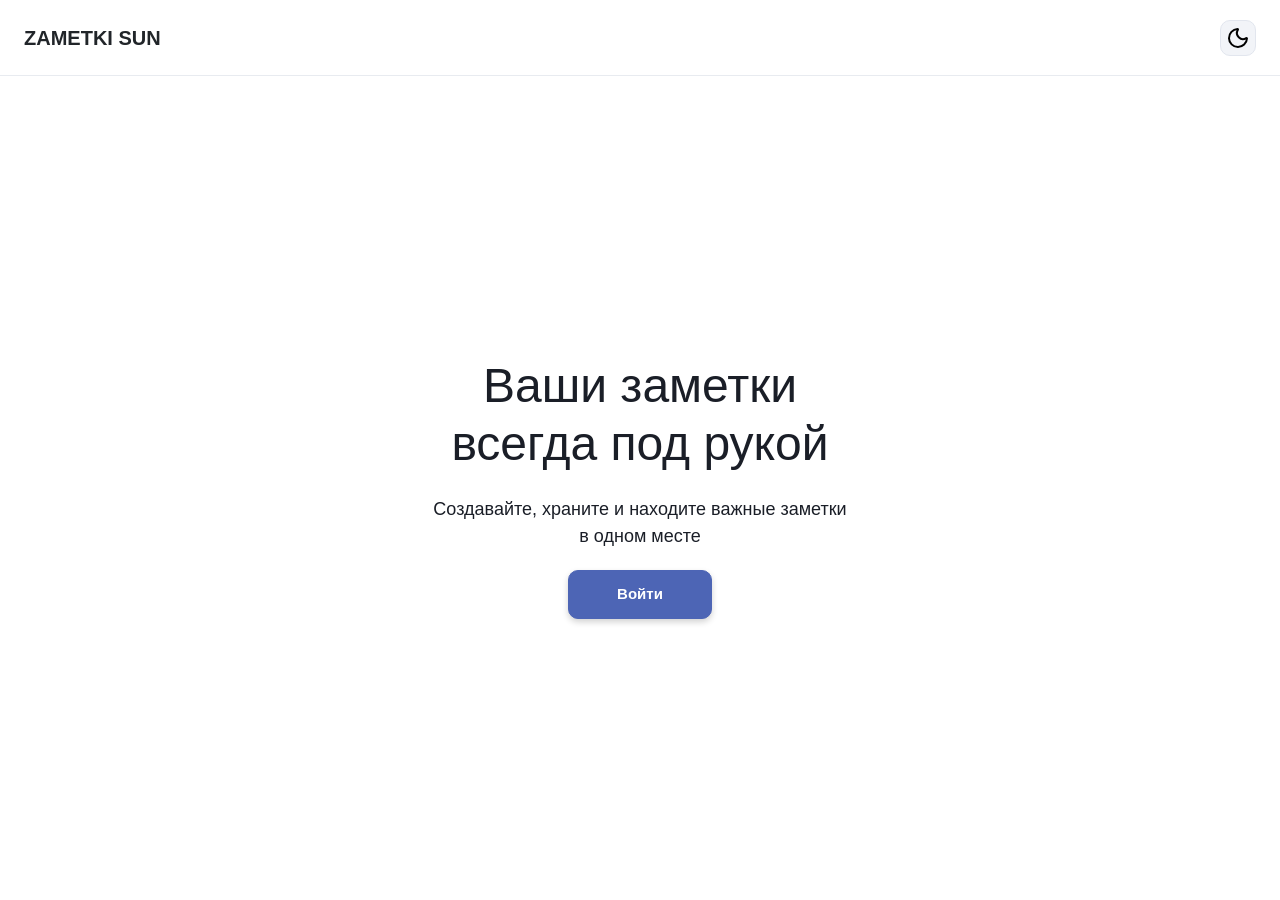
<file: hex/index.html>
<!doctype html>
<html lang="ru">
  <head>
    <meta charset="UTF-8" />
    <meta name="viewport" content="width=device-width, initial-scale=1.0" />
    <title>ZAMETKI SUN</title>
    <link
      href="https://cdn.jsdelivr.net/npm/bootstrap@5.3.8/dist/css/bootstrap.min.css"
      rel="stylesheet"
      integrity="sha384-sRIl4kxILFvY47J16cr9ZwB07vP4J8+LH7qKQnuqkuIAvNWLzeN8tE5YBujZqJLB"
      crossorigin="anonymous"
    />
    <link rel="stylesheet" href="css/style.css" />
  </head>
  <body>
    <header>
      <div class="container">
        <div class="d-flex justify-content-between">
          <a href="index.html" class="text-dark text-decoration-none"
            >ZAMETKI SUN</a
          >
          <button type="button" class="theme" aria-label="Сменить тему">
            <img src="img/moon.svg" alt="" />
          </button>
        </div>
      </div>
    </header>
    <main>
      <div class="container">
        <div class="hero">
          <div class="d-flex flex-column gap-4">
            <h1>Ваши заметки<br />всегда под рукой</h1>
            <p>
              Создавайте, храните и находите важные заметки<br />в одном месте
            </p>
          </div>
          <div>
            <a href="login.html" class="brdn "
              >Войти</a
            >
          </div>
        </div>
      </div>
    </main>
  </body>
</html>
</file>
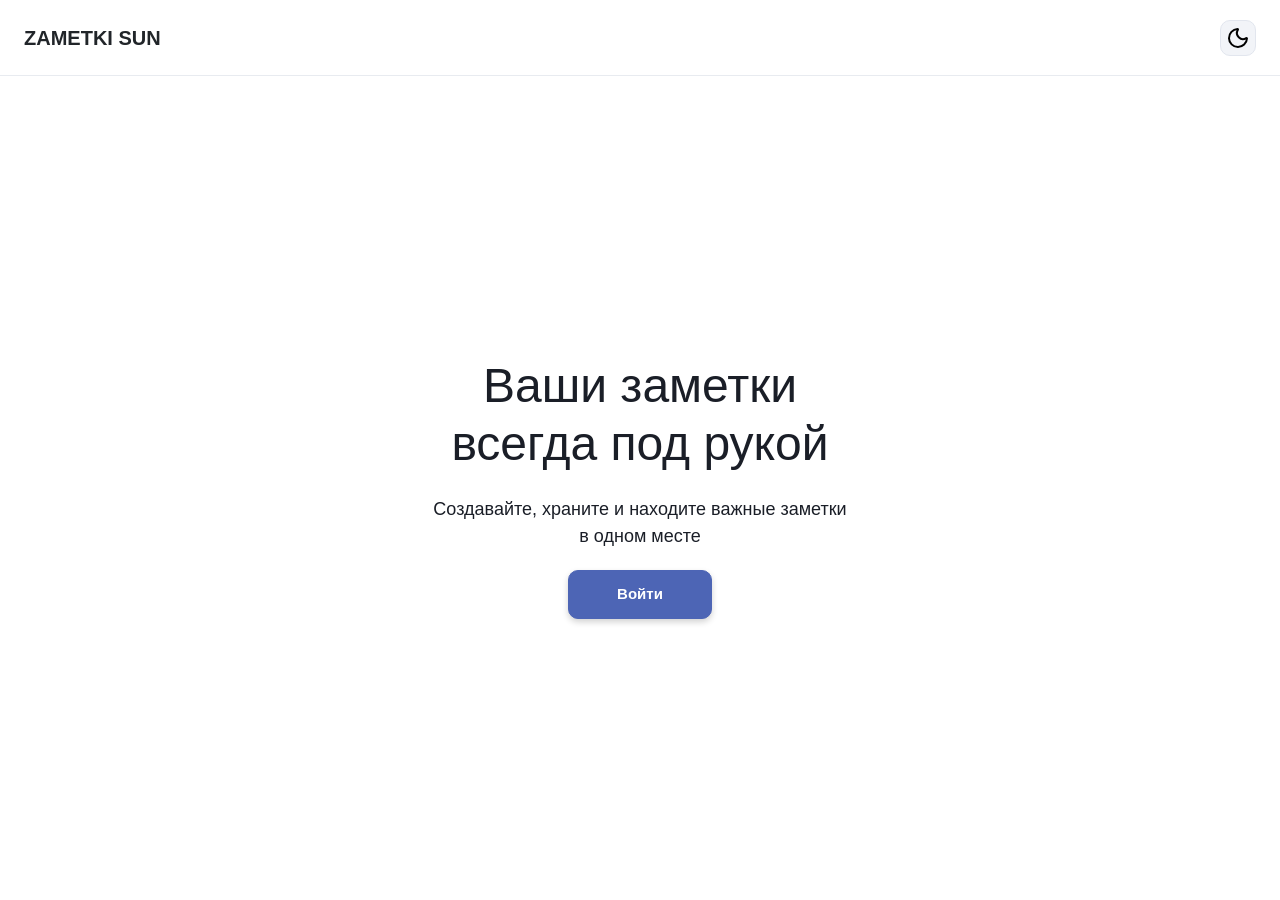
<file: hex/hex/index.html>
<!doctype html>
<html lang="ru">
  <head>
    <meta charset="UTF-8" />
    <meta name="viewport" content="width=device-width, initial-scale=1.0" />
    <title>ZAMETKI SUN</title>
    <link
      href="https://cdn.jsdelivr.net/npm/bootstrap@5.3.8/dist/css/bootstrap.min.css"
      rel="stylesheet"
      integrity="sha384-sRIl4kxILFvY47J16cr9ZwB07vP4J8+LH7qKQnuqkuIAvNWLzeN8tE5YBujZqJLB"
      crossorigin="anonymous"
    />
    <link rel="stylesheet" href="css/style.css" />
    <link rel="stylesheet" href="css/dark.css" />
    <link rel="stylesheet" href="css/mobile.css" />
    <script src="js/script.js" defer></script>
    <script src="js/dark.js" defer></script>
  </head>
  <body>
    <header>
      <div class="container">
        <div class="d-flex justify-content-between">
          <a href="index.html" class="text-dark text-decoration-none"
            >ZAMETKI SUN</a
          >
          <button type="button" class="theme" aria-label="Сменить тему">
            <img src="img/moon.svg" alt="" />
          </button>
        </div>
      </div>
    </header>
    <main>
      <div class="container">
        <div class="hero">
          <div class="d-flex flex-column gap-4">
            <h1>Ваши заметки<br />всегда под рукой</h1>
            <p>
              Создавайте, храните и находите важные заметки<br />в одном месте
            </p>
          </div>
          <div>
            <a href="login.html" class="brdn">Войти</a>
          </div>
        </div>
      </div>
    </main>
  </body>
</html>
</file>
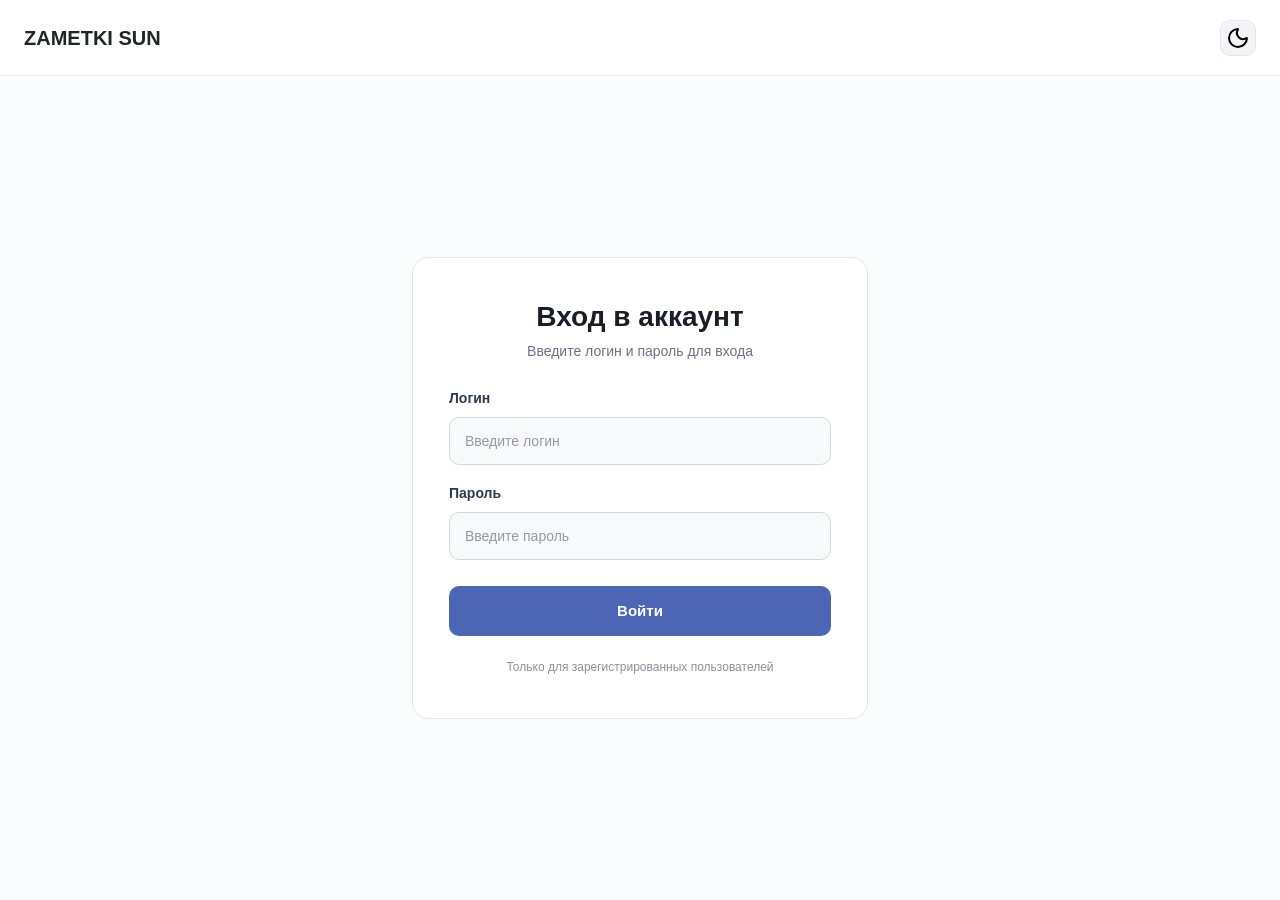
<file: hex/login.html>
<!doctype html>
<html lang="ru">
  <head>
    <meta charset="UTF-8" />
    <meta name="viewport" content="width=device-width, initial-scale=1.0" />
    <title>Вход — ZAMETKI SUN</title>
    <link
      href="https://cdn.jsdelivr.net/npm/bootstrap@5.3.8/dist/css/bootstrap.min.css"
      rel="stylesheet"
      integrity="sha384-sRIl4kxILFvY47J16cr9ZwB07vP4J8+LH7qKQnuqkuIAvNWLzeN8tE5YBujZqJLB"
      crossorigin="anonymous"
    />
    <link rel="stylesheet" href="css/style.css" />
  </head>
  <body>
    <header>
      <div class="container">
        <div class="d-flex justify-content-between">
          <a href="index.html" class="text-dark text-decoration-none"
            >ZAMETKI SUN</a
          >
          <button type="button" class="theme" aria-label="Сменить тему">
            <img src="img/moon.svg" alt="" />
          </button>
        </div>
      </div>
    </header>
    <main class="login-page">
      <div class="login-card">
        <div class="login-heading">
          <h1>Вход в аккаунт</h1>
          <p>Введите логин и пароль для входа</p>
        </div>
        <form class="login-form" method="post">
          <div class="login-field">
            <label for="username">Логин</label>
            <input
              type="text"
              id="username"
              name="username"
              placeholder="Введите логин"
              autocomplete="username"
              required
            />
          </div>
          <div class="login-field">
            <label for="password">Пароль</label>
            <input
              type="password"
              id="password"
              name="password"
              placeholder="Введите пароль"
              autocomplete="current-password"
              required
            />
          </div>
          <button type="submit" class="login-button">Войти</button>
        </form>
        <p class="login-hint">Только для зарегистрированных пользователей</p>
      </div>
    </main>
  </body>
</html>
</file>
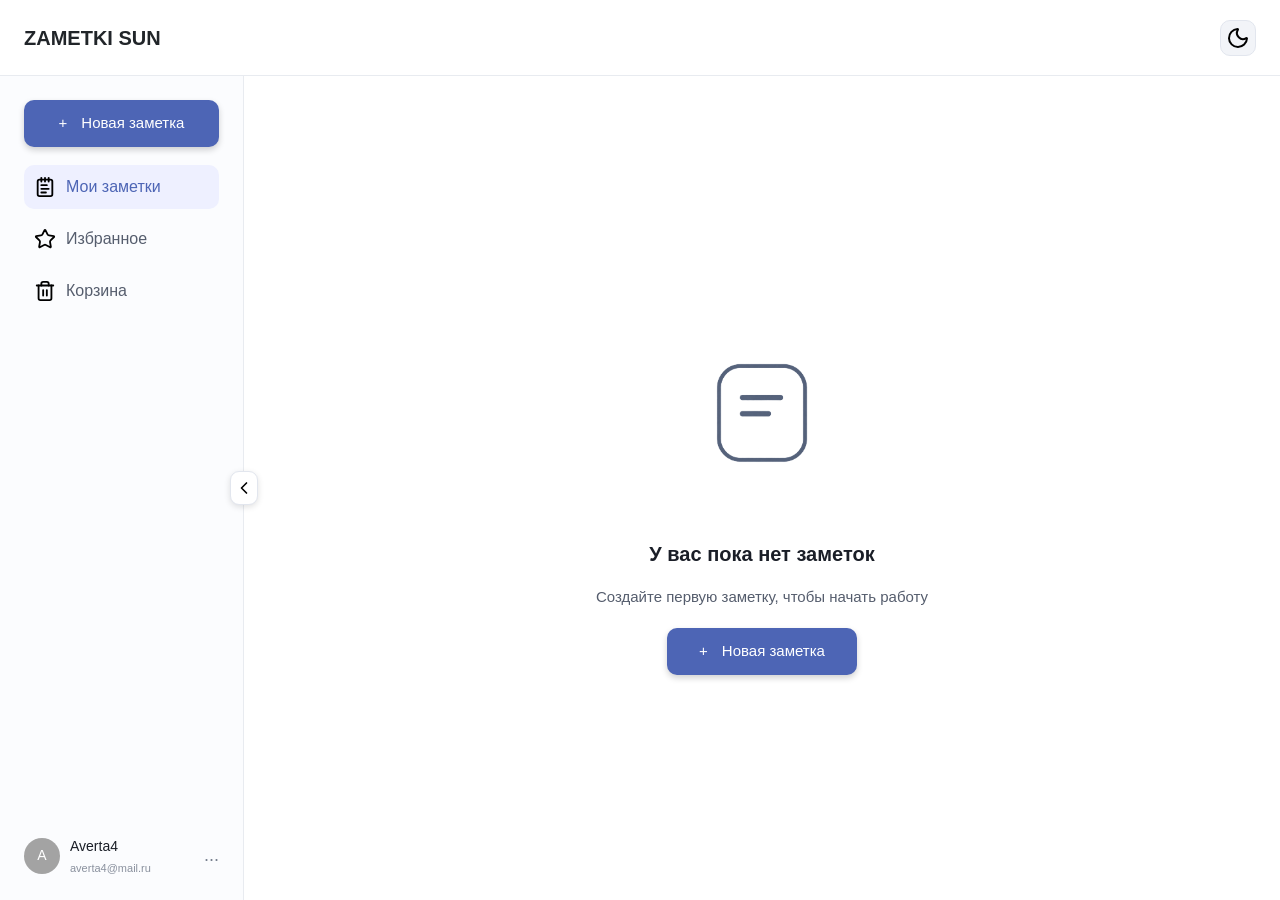
<file: hex/Notes.html>
<!doctype html>
<html lang="ru">
  <head>
    <meta charset="UTF-8" />
    <meta name="viewport" content="width=device-width, initial-scale=1.0" />
    <title>ZAMETKI SUN</title>
    <link
      href="https://cdn.jsdelivr.net/npm/bootstrap@5.3.8/dist/css/bootstrap.min.css"
      rel="stylesheet"
      integrity="sha384-sRIl4kxILFvY47J16cr9ZwB07vP4J8+LH7qKQnuqkuIAvNWLzeN8tE5YBujZqJLB"
      crossorigin="anonymous"
    />
    <link rel="stylesheet" href="css/style.css" />
    <script src="js/script.js" defer></script>
  </head>
  <body>
    <header>
      <div class="container">
        <div class="d-flex justify-content-between">
          <a href="index.html" class="text-dark text-decoration-none"
            >ZAMETKI SUN</a
          >
          <button type="button" class="theme" aria-label="Сменить тему">
            <img src="img/moon.svg" alt="" />
          </button>
        </div>
      </div>
    </header>
    <main class="notes-app">
      <aside class="sidebar" id="notes-sidebar">
        <div class="sidebar-top">
          <a href="#" class="new-note">Новая заметка</a>
          <nav class="sidebar-nav">
            <a href="#" class="nav-item all-notes-nav active">
              <img src="img/icon/notepad-text.svg" alt="" />
              <span>Мои заметки</span>
            </a>
            <a href="#" class="nav-item favorites-nav">
              <img src="img/icon/star.svg" alt="" />
              <span>Избранное</span>
            </a>
            <a href="#" class="nav-item trash-nav">
              <img src="img/icon/trash.svg" alt="" />
              <span>Корзина</span>
            </a>
          </nav>
        </div>
        <div class="profile">
          <div class="avatar">A</div>
          <div class="profile-info">
            <span>Averta4</span>
            <small>averta4@mail.ru</small>
          </div>
          <button
            type="button"
            class="profile-more"
            aria-label="Меню профиля"
            aria-expanded="false"
          >
            ...
          </button>
          <div class="profile-menu hidden">
            <a href="login.html" class="logout-button">
              <img src="img/icon/undo-2.svg" alt="" />
              <span>Выйти</span>
            </a>
          </div>
        </div>
      </aside>

      <button
        type="button"
        class="sidebar-toggle"
        aria-label="Свернуть меню"
        aria-controls="notes-sidebar"
        aria-expanded="true"
      >
        <img src="img/icon/chevron-left.svg" class="arrow-close" alt="" />
        <img src="img/icon/chevron-right.svg" class="arrow-open" alt="" />
      </button>

      <section class="content">
        <div class="empty-state">
          <img src="img/Empty.png" class="empty-icon" alt="" />
          <h2 class="empty-title">У вас пока нет заметок</h2>
          <p class="empty-description">
            Создайте первую заметку,<br />чтобы начать работу
          </p>
          <a href="#" class="new-note">Новая заметка</a>
        </div>
        <div class="notes-list">
          <h2 class="notes-list-title">Заметки</h2>
        </div>
        <div class="note-editor hidden">
          <input
            type="text"
            placeholder="Без названия"
            class="note-title"
            aria-label="Название заметки"
          />
          <textarea
            class="note-text"
            placeholder="Начните писать..."
            aria-label="Текст заметки"
          ></textarea>
          <div class="editor-actions">
            <button
              type="button"
              class="editor-icon-button favorite-note"
              aria-label="Добавить в избранное"
              aria-pressed="false"
              title="Избранное"
            >
              <img src="img/icon/star.svg" alt="" />
            </button>
            <button
              type="button"
              class="editor-icon-button delete-note"
              aria-label="Переместить в корзину"
              title="В корзину"
            >
              <img src="img/icon/trash.svg" alt="" />
            </button>
            <button type="button" class="restore-note hidden">
              Восстановить
            </button>
            <button type="button" class="delete-forever hidden">
              Удалить навсегда
            </button>
            <button type="button" class="save-note">Сохранить</button>
          </div>
        </div>
      </section>
    </main>
  </body>
</html>
</file>
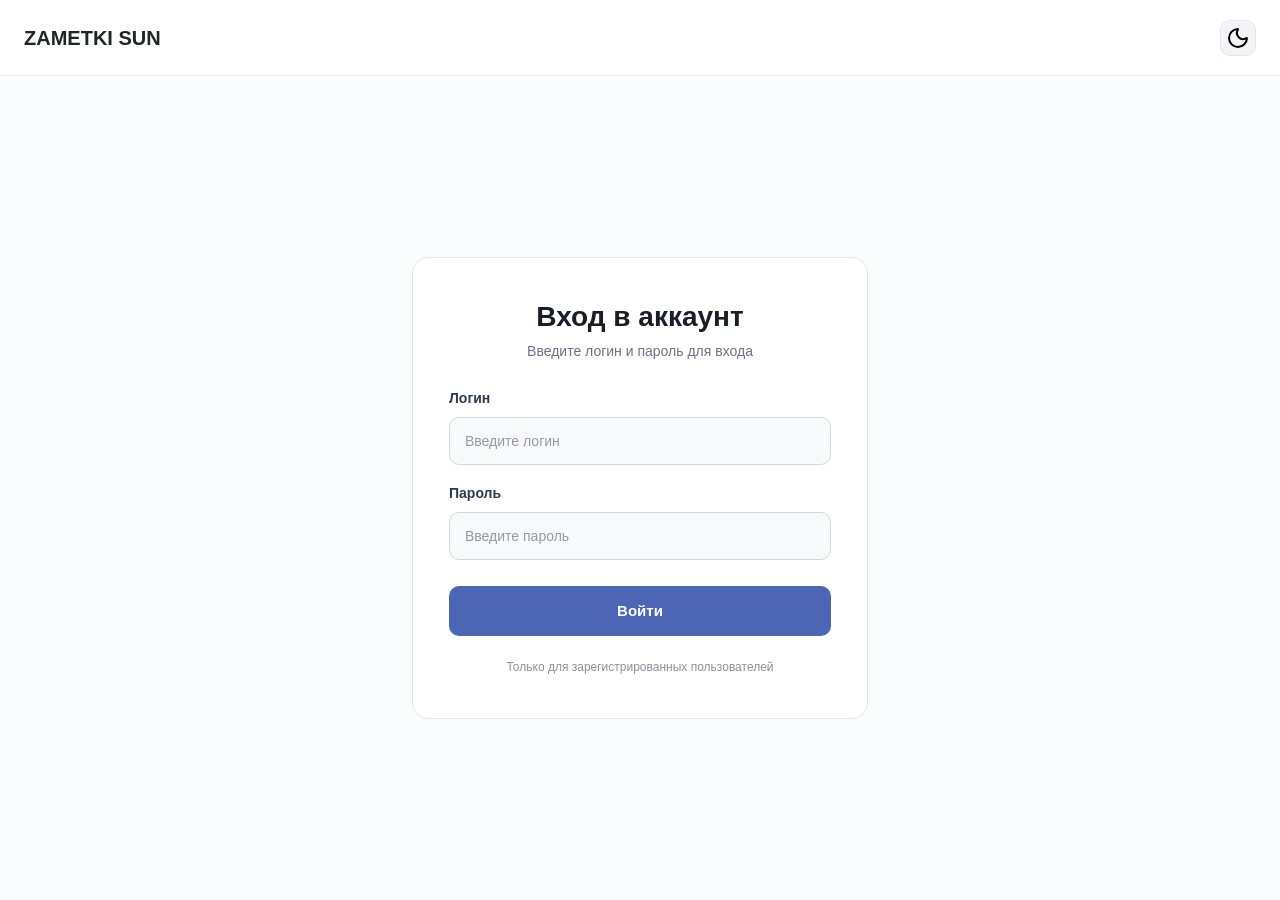
<file: hex/hex/login.html>
<!doctype html>
<html lang="ru">
  <head>
    <meta charset="UTF-8" />
    <meta name="viewport" content="width=device-width, initial-scale=1.0" />
    <title>Вход — ZAMETKI SUN</title>
    <link
      href="https://cdn.jsdelivr.net/npm/bootstrap@5.3.8/dist/css/bootstrap.min.css"
      rel="stylesheet"
      integrity="sha384-sRIl4kxILFvY47J16cr9ZwB07vP4J8+LH7qKQnuqkuIAvNWLzeN8tE5YBujZqJLB"
      crossorigin="anonymous"
    />
    <link rel="stylesheet" href="css/style.css" />
    <link rel="stylesheet" href="css/dark.css" />
    <link rel="stylesheet" href="css/mobile.css" />
    <script src="js/script.js" defer></script>
    <script src="js/dark.js" defer></script>
  </head>
  <body>
    <header>
      <div class="container">
        <div class="d-flex justify-content-between">
          <a href="index.html" class="text-dark text-decoration-none"
            >ZAMETKI SUN</a
          >
          <button type="button" class="theme" aria-label="Сменить тему">
            <img src="img/moon.svg" alt="" />
          </button>
        </div>
      </div>
    </header>
    <main class="login-page">
      <div class="login-card">
        <div class="login-heading">
          <h1>Вход в аккаунт</h1>
          <p>Введите логин и пароль для входа</p>
        </div>
        <form class="login-form" method="post">
          <div class="login-field">
            <label for="username">Логин</label>
            <input
              type="text"
              id="username"
              name="username"
              placeholder="Введите логин"
              autocomplete="username"
              required
            />
          </div>
          <div class="login-field">
            <label for="password">Пароль</label>
            <input
              type="password"
              id="password"
              name="password"
              placeholder="Введите пароль"
              autocomplete="current-password"
              required
            />
          </div>
          <button type="submit" class="login-button">Войти</button>
        </form>
        <p class="login-hint">Только для зарегистрированных пользователей</p>
      </div>
    </main>
  </body>
</html>
</file>
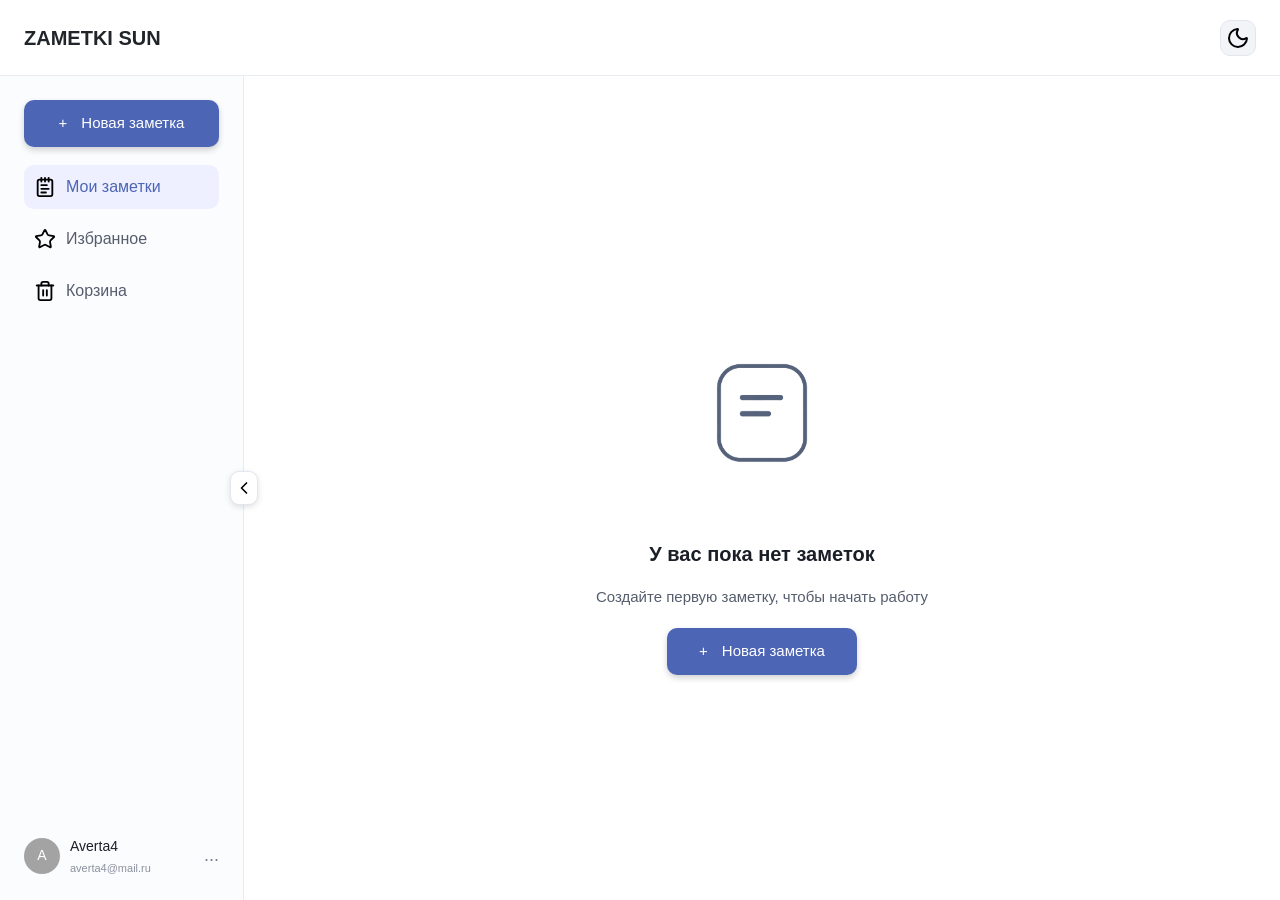
<file: hex/hex/Notes.html>
<!doctype html>
<html lang="ru">
  <head>
    <meta charset="UTF-8" />
    <meta name="viewport" content="width=device-width, initial-scale=1.0" />
    <title>ZAMETKI SUN</title>
    <link
      href="https://cdn.jsdelivr.net/npm/bootstrap@5.3.8/dist/css/bootstrap.min.css"
      rel="stylesheet"
      integrity="sha384-sRIl4kxILFvY47J16cr9ZwB07vP4J8+LH7qKQnuqkuIAvNWLzeN8tE5YBujZqJLB"
      crossorigin="anonymous"
    />
    <link rel="stylesheet" href="css/style.css" />
    <link rel="stylesheet" href="css/dark.css" />
    <link rel="stylesheet" href="css/mobile.css" />
    <script src="js/script.js" defer></script>
    <script src="js/dark.js" defer></script>
  </head>
  <body>
    <header>
      <div class="container">
        <div class="d-flex justify-content-between">
          <a href="index.html" class="text-dark text-decoration-none"
            >ZAMETKI SUN</a
          >
          <button type="button" class="theme" aria-label="Сменить тему">
            <img src="img/moon.svg" alt="" />
          </button>
        </div>
      </div>
    </header>
    <main class="notes-app">
      <aside class="sidebar" id="notes-sidebar">
        <div class="sidebar-top">
          <a href="#" class="new-note">Новая заметка</a>
          <nav class="sidebar-nav">
            <a href="#" class="nav-item all-notes-nav active">
              <img src="img/icon/notepad-text.svg" alt="" />
              <span>Мои заметки</span>
            </a>
            <a href="#" class="nav-item favorites-nav">
              <img src="img/icon/star.svg" alt="" />
              <span>Избранное</span>
            </a>
            <a href="#" class="nav-item trash-nav">
              <img src="img/icon/trash.svg" alt="" />
              <span>Корзина</span>
            </a>
          </nav>
        </div>
        <div class="profile">
          <div class="avatar">A</div>
          <div class="profile-info">
            <span>Averta4</span>
            <small>averta4@mail.ru</small>
          </div>
          <button
            type="button"
            class="profile-more"
            aria-label="Меню профиля"
            aria-expanded="false"
          >
            ...
          </button>
          <div class="profile-menu hidden">
            <a href="login.html" class="logout-button">
              <img src="img/icon/undo-2.svg" alt="" />
              <span>Выйти</span>
            </a>
          </div>
        </div>
      </aside>
      <button
        type="button"
        class="sidebar-toggle"
        aria-label="Свернуть меню"
        aria-controls="notes-sidebar"
        aria-expanded="true"
      >
        <img src="img/icon/chevron-left.svg" class="arrow-close" alt="" />
        <img src="img/icon/chevron-right.svg" class="arrow-open" alt="" />
      </button>

      <section class="content">
        <button type="button" class="mobile-back">← К списку заметок</button>
        <div class="empty-state">
          <img src="img/Empty.png" class="empty-icon" alt="" />
          <h2 class="empty-title">У вас пока нет заметок</h2>
          <p class="empty-description">
            Создайте первую заметку,<br />чтобы начать работу
          </p>
          <a href="#" class="new-note">Новая заметка</a>
        </div>
        <div class="notes-list">
          <h2 class="notes-list-title">Заметки</h2>
        </div>
        <div class="note-editor hidden">
          <input
            type="text"
            placeholder="Без названия"
            class="note-title"
            aria-label="Название заметки"
          />
          <textarea
            class="note-text"
            placeholder="Начните писать..."
            aria-label="Текст заметки"
          ></textarea>
          <div class="editor-actions">
            <button
              type="button"
              class="editor-icon-button favorite-note"
              aria-label="Добавить в избранное"
              aria-pressed="false"
              title="Избранное"
            >
              <img src="img/icon/star.svg" alt="" />
            </button>
            <button
              type="button"
              class="editor-icon-button delete-note"
              aria-label="Переместить в корзину"
              title="В корзину"
            >
              <img src="img/icon/trash.svg" alt="" />
            </button>
            <button type="button" class="restore-note hidden">
              Восстановить
            </button>
            <button type="button" class="delete-forever hidden">
              Удалить навсегда
            </button>
            <button type="button" class="save-note">Сохранить</button>
          </div>
        </div>
      </section>
    </main>
  </body>
</html>
</file>
<file: hex/css/style.css>
* {
  margin: 0;
  padding: 0;
  box-sizing: border-box;
}

body {
  font-family: Arial, sans-serif;
  color: #1a1e27;
  background: #ffffff;
}

header {
  height: 76px;
  display: flex;
  align-items: center;
  background: #ffffff;
  border-bottom: 1px solid #e8ebf0;
}

header .container {
  width: 100%;
  max-width: none;
  height: 100%;
  padding: 0 24px;
}

header .d-flex {
  height: 100%;
  align-items: center;
}

header a {
  font-size: 20px;
  font-weight: 600;
}

.theme {
  width: 36px;
  height: 36px;
  display: flex;
  justify-content: center;
  align-items: center;
  border: 1px solid #e2e6ee;
  border-radius: 10px;
  background: #f2f4f8;
  cursor: pointer;
  transition: 0.2s;
}

.theme:hover {
  background: #e4e8ef;
}

.theme img {
  width: 24px;
  height: 24px;
}

.notes-app {
  height: calc(100vh - 76px);
  min-height: 520px;
  display: flex;
}

.sidebar {
  width: 244px;
  flex-shrink: 0;
  display: flex;
  flex-direction: column;
  justify-content: space-between;
  padding: 24px;
  background: #fbfcfe;
  border-right: 1px solid #e8ebf0;
}

.sidebar-top {
  display: flex;
  flex-direction: column;
  gap: 18px;
}

.sidebar-nav {
  display: flex;
  flex-direction: column;
  gap: 8px;
}

.nav-item {
  display: flex;
  align-items: center;
  gap: 10px;
  padding: 10px;
  border-radius: 10px;
  color: #555d6d;
  text-decoration: none;
  transition: 0.2s;
}

.nav-item:hover {
  background: #f1f3f7;
  color: #4d65b5;
}

.nav-item.active {
  background: #eef0ff;
  color: #4d65b5;
}

.nav-item img {
  width: 22px;
  height: 22px;
}

.sidebar .new-note {
  width: 100%;
  text-align: center;
}

.new-note {
  display: inline-block;
  padding: 12px 32px;
  border-radius: 10px;
  background: #4d65b5;
  color: #ffffff;
  text-decoration: none;
  font-size: 15px;
  font-weight: 500;
  box-shadow: 0 3px 6px rgba(0, 0, 0, 0.18);
  transition: 0.2s;
}

.new-note::before {
  content: "+";
  margin-right: 14px;
}

.new-note:hover {
  background: #4158a5;
  color: #ffffff;
  transform: translateY(-1px);
}

.new-note:active {
  background: #394e94;
  transform: translateY(0);
}

.profile {
  display: flex;
  align-items: center;
  gap: 10px;
  position: relative;
}

.profile-menu {
position: absolute;
bottom: calc(100% + 12px);
right: 0;
width: 198px;
padding: 8px;
background: #ffffff;
border: 1px solid #e2e5ec;
border-radius: 12px;
box-shadow: 0 6px 18px rgba(16, 20, 30, 0.12);
z-index: 10;
}

.logout-button {
display: flex;
align-items: center;
gap: 10px;
height: 40px;
padding: 8px 10px;
border-radius: 8px;
color: #d12e33;
text-decoration: none;
font-size: 14px;
transition: 0.2s;
}

.logout-button:hover {
background: #fff0f0;
color: #d12e33;
}

.logout-button img {
width: 24px;
height: 24px;
}



.avatar {
  width: 36px;
  height: 36px;
  flex-shrink: 0;
  display: flex;
  justify-content: center;
  align-items: center;
  border-radius: 50%;
  background: #a3a3a3;
  color: #ffffff;
  font-size: 14px;
}

.profile-info {
  display: flex;
  flex-direction: column;
  gap: 3px;
  flex: 1;
  min-width: 0;
}

.profile-info span {
  font-size: 14px;
  font-weight: 500;
}

.profile-info small {
  color: #8a919e;
  font-size: 11px;
}

.profile-more {
  border: none;
  background: transparent;
  color: #777f8e;
  cursor: pointer;
  font-size: 18px;
}

.content {
  flex: 1;
  min-width: 0;
  display: grid;
  grid-template-columns: 260px minmax(0, 1fr);
}

.content:has(.empty-state:not(.hidden)) {
  display: flex;
  justify-content: center;
  align-items: center;
}

.content:has(.empty-state:not(.hidden)) .notes-list {
  display: none;
}

.empty-state {
  display: flex;
  flex-direction: column;
  align-items: center;
  text-align: center;
  gap: 20px;
}

.empty-icon {
  width: 200px;
  height: 220px;
  object-fit: contain;
}

.empty-state h2 {
  margin: 0;
  font-size: 20px;
  font-weight: 600;
}

.empty-state p {
  margin: 0;
  font-size: 15px;
  line-height: 1.5;
  color: #555d6d;
}

.hidden {
  display: none !important;
}

.notes-list {
  display: flex;
  flex-direction: column;
  gap: 10px;
  min-width: 0;
  padding: 24px 14px;
  border-right: 1px solid #e8ebf0;
  overflow-y: auto;
}

.notes-list-title {
  margin: 0;
  padding: 0 10px 8px;
  font-size: 16px;
  font-weight: 600;
}

.note-card {
  padding: 14px 12px;
  border: 1px solid #d0d5df;
  border-radius: 10px;
  background: #f0f2ff;
  cursor: pointer;
  overflow-wrap: anywhere;
  transition: 0.2s;
}

.note-card:hover {
  background: #e6ebff;
  border-color: #4d65b5;
}

.note-card.active,
.note-card.is-selected {
  background: #e7ecff;
  border-color: #4d65b5;
}

.note-card.is-favorite {
  border-left: 3px solid #4d65b5;
}

.note-editor {
  display: flex;
  flex-direction: column;
  gap: 18px;
  min-width: 0;
  min-height: 0;
  padding: 24px 32px;
}

.note-title {
  width: 100%;
  padding: 4px 0;
  font-size: 28px;
  font-weight: 600;
  border: none;
  outline: none;
  background: transparent;
  color: #1a1e27;
}

.note-title::placeholder {
  color: #8a919e;
}

.note-text {
  width: 100%;
  flex: 1;
  min-height: 240px;
  padding: 20px;
  border: 1px solid #e2e6ee;
  border-radius: 10px;
  background: #ffffff;
  color: #1a1e27;
  font-size: 16px;
  line-height: 1.5;
  resize: none;
  outline: none;
}

.note-text::placeholder {
  color: #8a919e;
}

.note-text:focus {
  border-color: #4d65b5;
}

.editor-actions {
  display: flex;
  justify-content: flex-end;
  align-items: center;
  flex-wrap: wrap;
  gap: 10px;
}

.editor-icon-button {
  width: 40px;
  height: 40px;
  display: flex;
  justify-content: center;
  align-items: center;
  flex-shrink: 0;
  border: 1px solid #d0d5df;
  border-radius: 10px;
  background: #ffffff;
  cursor: pointer;
  transition: 0.2s;
}

.editor-icon-button:hover {
  background: #eef0ff;
}

.editor-icon-button img {
  width: 20px;
  height: 20px;
}

.favorite-note.is-active {
  background: #eef0ff;
  border-color: #4d65b5;
}

.favorite-note.is-active:hover {
  background: #e0e6ff;
}

.delete-note:hover {
  background: #fff0f0;
  border-color: #d95a5a;
}

.save-note {
  padding: 10px 24px;
  border: none;
  border-radius: 10px;
  background: #4d65b5;
  color: #ffffff;
  font-size: 15px;
  cursor: pointer;
  transition: 0.2s;
}

.save-note:hover {
  background: #4158a5;
}

.restore-note {
  padding: 10px 24px;
  border: 1px solid #4d65b5;
  border-radius: 10px;
  background: #eef0ff;
  color: #4d65b5;
  font-size: 15px;
  cursor: pointer;
  transition: 0.2s;
}

.restore-note:hover {
  background: #e0e6ff;
}

.delete-forever {
  padding: 10px 24px;
  border: 1px solid #d95a5a;
  border-radius: 10px;
  background: #fff0f0;
  color: #c53b3b;
  font-size: 15px;
  cursor: pointer;
  transition: 0.2s;
}

.delete-forever:hover {
  background: #ffe0e0;
}

.hero {
  min-height: calc(100vh - 76px);
  display: flex;
  flex-direction: column;
  justify-content: center;
  align-items: center;
  text-align: center;
  gap: 20px;
}

.hero h1,
.hero p {
  margin: 0;
}

.hero h1 {
  font-size: 48px;
  font-weight: 500;
}

.hero p {
  max-width: 520px;
  font-size: 18px;
  line-height: 1.5;
}


.brdn {
display: inline-block;
padding: 12px 48px;
border: 1px solid #4d65b5;
border-radius: 10px;
background: #4d65b5;
color: #ffffff;
text-decoration: none;
font-size: 15px;
font-weight: 600;
box-shadow: 0 3px 6px rgba(0, 0, 0, 0.18);
transition: 0.2s;
}

.brdn:hover {
background: #4158a5;
border-color: #4158a5;
color: #ffffff;
transform: translateY(-1px);
}

.brdn:active {
background: #394e94;
transform: translateY(0);
}


.login-page {
  min-height: calc(100vh - 76px);
  display: flex;
  justify-content: center;
  align-items: center;
  padding: 24px;
  background: #fbfcfe;
}

.login-card {
  width: 100%;
  max-width: 456px;
  padding: 42px 36px;
  border: 1px solid #e2e6ee;
  border-radius: 16px;
  background: #ffffff;
}

.login-heading {
  text-align: center;
  margin-bottom: 26px;
}

.login-heading h1 {
  margin: 0 0 8px;
  font-size: 28px;
  font-weight: 700;
  color: #1a1e27;
}

.login-heading p {
  margin: 0;
  font-size: 14px;
  color: #6b7280;
}

.login-form {
  display: flex;
  flex-direction: column;
  gap: 18px;
}

.login-field {
  display: flex;
  flex-direction: column;
  gap: 8px;
}

.login-field label {
  font-size: 14px;
  font-weight: 600;
  color: #30394a;
}

.login-field input {
  width: 100%;
  height: 48px;
  padding: 0 15px;
  border: 1px solid #d0d5df;
  border-radius: 10px;
  background: #f8f9fb;
  font-size: 14px;
  color: #1a1e27;
  outline: none;
  transition: 0.2s;
}

.login-field input::placeholder {
  color: #939aa8;
}

.login-field input:focus {
  border-color: #4d65b5;
  background: #ffffff;
}

.login-button {
  width: 100%;
  height: 50px;
  margin-top: 8px;
  border: none;
  border-radius: 10px;
  background: #4d65b5;
  color: #ffffff;
  font-size: 15px;
  font-weight: 600;
  cursor: pointer;
  transition: 0.2s;
}

.login-button:hover {
  background: #4158a5;
}

.login-button:active {
  background: #394e94;
}

.login-hint {
  margin: 22px 0 0;
  text-align: center;
  font-size: 12px;
  color: #8a919e;
}

.notes-app {
position: relative;
}

.sidebar {
transition: width 0.25s ease, padding 0.25s ease;
}

.sidebar-toggle {
position: absolute;
top: 50%;
left: 230px;
transform: translateY(-50%);
z-index: 10;
width: 28px;
height: 34px;
padding: 0;
display: flex;
align-items: center;
justify-content: center;
border: 1px solid #e2e6ee;
border-radius: 9px;
background: #ffffff;
box-shadow: 0 2px 6px rgba(0, 0, 0, 0.12);
cursor: pointer;
transition: left 0.25s ease;
}

.sidebar-toggle img {
width: 20px;
height: 20px;
object-fit: contain;
}

.arrow-open {
display: none;
}

.notes-app.is-collapsed .sidebar {
width: 0;
padding: 0;
border: none;
overflow: hidden;
}

.notes-app.is-collapsed .sidebar-toggle {
left: 12px;
}

.notes-app.is-collapsed .arrow-close {
display: none;
}

.notes-app.is-collapsed .arrow-open {
display: block;
}
</file>
<file: hex/hex/css/style.css>
* {
  margin: 0;
  padding: 0;
  box-sizing: border-box;
}
body {
  font-family: Arial, sans-serif;
  color: #1a1e27;
  background: #ffffff;
}
header {
  height: 76px;
  display: flex;
  align-items: center;
  background: #ffffff;
  border-bottom: 1px solid #e8ebf0;
}
header .container {
  width: 100%;
  max-width: none;
  height: 100%;
  padding: 0 24px;
}
header .d-flex {
  height: 100%;
  align-items: center;
}
header a {
  font-size: 20px;
  font-weight: 600;
}
.theme {
  width: 36px;
  height: 36px;
  display: flex;
  justify-content: center;
  align-items: center;
  border: 1px solid #e2e6ee;
  border-radius: 10px;
  background: #f2f4f8;
  cursor: pointer;
  transition: 0.2s;
}
.theme:hover {
  background: #e4e8ef;
}
.theme img {
  width: 24px;
  height: 24px;
}
.notes-app {
  height: calc(100vh - 76px);
  min-height: 520px;
  display: flex;
}
.sidebar {
  width: 244px;
  flex-shrink: 0;
  display: flex;
  flex-direction: column;
  justify-content: space-between;
  padding: 24px;
  background: #fbfcfe;
  border-right: 1px solid #e8ebf0;
}
.sidebar-top {
  display: flex;
  flex-direction: column;
  gap: 18px;
}
.sidebar-nav {
  display: flex;
  flex-direction: column;
  gap: 8px;
}
.nav-item {
  display: flex;
  align-items: center;
  gap: 10px;
  padding: 10px;
  border-radius: 10px;
  color: #555d6d;
  text-decoration: none;
  transition: 0.2s;
}
.nav-item:hover {
  background: #f1f3f7;
  color: #4d65b5;
}
.nav-item.active {
  background: #eef0ff;
  color: #4d65b5;
}
.nav-item img {
  width: 22px;
  height: 22px;
}
.sidebar .new-note {
  width: 100%;
  text-align: center;
}
.new-note {
  display: inline-block;
  padding: 12px 32px;
  border-radius: 10px;
  background: #4d65b5;
  color: #ffffff;
  text-decoration: none;
  font-size: 15px;
  font-weight: 500;
  box-shadow: 0 3px 6px rgba(0, 0, 0, 0.18);
  transition: 0.2s;
}
.new-note::before {
  content: "+";
  margin-right: 14px;
}
.new-note:hover {
  background: #4158a5;
  color: #ffffff;
  transform: translateY(-1px);
}
.new-note:active {
  background: #394e94;
  transform: translateY(0);
}
.profile {
  display: flex;
  align-items: center;
  gap: 10px;
  position: relative;
}
.profile-menu {
  position: absolute;
  bottom: calc(100% + 12px);
  right: 0;
  width: 198px;
  padding: 8px;
  background: #ffffff;
  border: 1px solid #e2e5ec;
  border-radius: 12px;
  box-shadow: 0 6px 18px rgba(16, 20, 30, 0.12);
  z-index: 10;
}
.logout-button {
  display: flex;
  align-items: center;
  gap: 10px;
  height: 40px;
  padding: 8px 10px;
  border-radius: 8px;
  color: #d12e33;
  text-decoration: none;
  font-size: 14px;
  transition: 0.2s;
}
.logout-button:hover {
  background: #fff0f0;
  color: #d12e33;
}
.logout-button img {
  width: 24px;
  height: 24px;
}
.avatar {
  width: 36px;
  height: 36px;
  flex-shrink: 0;
  display: flex;
  justify-content: center;
  align-items: center;
  border-radius: 50%;
  background: #a3a3a3;
  color: #ffffff;
  font-size: 14px;
}
.profile-info {
  display: flex;
  flex-direction: column;
  gap: 3px;
  flex: 1;
  min-width: 0;
}
.profile-info span {
  font-size: 14px;
  font-weight: 500;
}
.profile-info small {
  color: #8a919e;
  font-size: 11px;
}
.profile-more {
  border: none;
  background: transparent;
  color: #777f8e;
  cursor: pointer;
  font-size: 18px;
}
.content {
  flex: 1;
  min-width: 0;
  display: grid;
  grid-template-columns: 260px minmax(0, 1fr);
}
.content:has(.empty-state:not(.hidden)) {
  display: flex;
  justify-content: center;
  align-items: center;
}
.content:has(.empty-state:not(.hidden)) .notes-list {
  display: none;
}
.empty-state {
  display: flex;
  flex-direction: column;
  align-items: center;
  text-align: center;
  gap: 20px;
}
.empty-icon {
  width: 200px;
  height: 220px;
  object-fit: contain;
}
.empty-state h2 {
  margin: 0;
  font-size: 20px;
  font-weight: 600;
}
.empty-state p {
  margin: 0;
  font-size: 15px;
  line-height: 1.5;
  color: #555d6d;
}
.hidden {
  display: none !important;
}
.notes-list {
  display: flex;
  flex-direction: column;
  gap: 10px;
  min-width: 0;
  padding: 24px 14px;
  border-right: 1px solid #e8ebf0;
  overflow-y: auto;
}
.notes-list-title {
  margin: 0;
  padding: 0 10px 8px;
  font-size: 16px;
  font-weight: 600;
}
.note-card {
  padding: 14px 12px;
  border: 1px solid #d0d5df;
  border-radius: 10px;
  background: #f0f2ff;
  cursor: pointer;
  overflow-wrap: anywhere;
  transition: 0.2s;
}
.note-card:hover {
  background: #e6ebff;
  border-color: #4d65b5;
}
.note-card.active,
.note-card.is-selected {
  background: #e7ecff;
  border-color: #4d65b5;
}
.note-card.is-favorite {
  border-left: 3px solid #4d65b5;
}
.note-editor {
  display: flex;
  flex-direction: column;
  gap: 18px;
  min-width: 0;
  min-height: 0;
  padding: 24px 32px;
}
.note-title {
  width: 100%;
  padding: 4px 0;
  font-size: 28px;
  font-weight: 600;
  border: none;
  outline: none;
  background: transparent;
  color: #1a1e27;
}
.note-title::placeholder {
  color: #8a919e;
}
.note-text {
  width: 100%;
  flex: 1;
  min-height: 240px;
  padding: 20px;
  border: 1px solid #e2e6ee;
  border-radius: 10px;
  background: #ffffff;
  color: #1a1e27;
  font-size: 16px;
  line-height: 1.5;
  resize: none;
  outline: none;
}
.note-text::placeholder {
  color: #8a919e;
}
.note-text:focus {
  border-color: #4d65b5;
}
.editor-actions {
  display: flex;
  justify-content: flex-end;
  align-items: center;
  flex-wrap: wrap;
  gap: 10px;
}
.editor-icon-button {
  width: 40px;
  height: 40px;
  display: flex;
  justify-content: center;
  align-items: center;
  flex-shrink: 0;
  border: 1px solid #d0d5df;
  border-radius: 10px;
  background: #ffffff;
  cursor: pointer;
  transition: 0.2s;
}
.editor-icon-button:hover {
  background: #eef0ff;
}
.editor-icon-button img {
  width: 20px;
  height: 20px;
}
.favorite-note.is-active {
  background: #eef0ff;
  border-color: #4d65b5;
}
.favorite-note.is-active:hover {
  background: #e0e6ff;
}
.delete-note:hover {
  background: #fff0f0;
  border-color: #d95a5a;
}
.save-note {
  padding: 10px 24px;
  border: none;
  border-radius: 10px;
  background: #4d65b5;
  color: #ffffff;
  font-size: 15px;
  cursor: pointer;
  transition: 0.2s;
}
.save-note:hover {
  background: #4158a5;
}
.restore-note {
  padding: 10px 24px;
  border: 1px solid #4d65b5;
  border-radius: 10px;
  background: #eef0ff;
  color: #4d65b5;
  font-size: 15px;
  cursor: pointer;
  transition: 0.2s;
}
.restore-note:hover {
  background: #e0e6ff;
}
.delete-forever {
  padding: 10px 24px;
  border: 1px solid #d95a5a;
  border-radius: 10px;
  background: #fff0f0;
  color: #c53b3b;
  font-size: 15px;
  cursor: pointer;
  transition: 0.2s;
}
.delete-forever:hover {
  background: #ffe0e0;
}
.hero {
  min-height: calc(100vh - 76px);
  display: flex;
  flex-direction: column;
  justify-content: center;
  align-items: center;
  text-align: center;
  gap: 20px;
}
.hero h1,
.hero p {
  margin: 0;
}
.hero h1 {
  font-size: 48px;
  font-weight: 500;
}
.hero p {
  max-width: 520px;
  font-size: 18px;
  line-height: 1.5;
}
.brdn {
  display: inline-block;
  padding: 12px 48px;
  border: 1px solid #4d65b5;
  border-radius: 10px;
  background: #4d65b5;
  color: #ffffff;
  text-decoration: none;
  font-size: 15px;
  font-weight: 600;
  box-shadow: 0 3px 6px rgba(0, 0, 0, 0.18);
  transition: 0.2s;
}
.brdn:hover {
  background: #4158a5;
  border-color: #4158a5;
  color: #ffffff;
  transform: translateY(-1px);
}
.brdn:active {
  background: #394e94;
  transform: translateY(0);
}
.login-page {
  min-height: calc(100vh - 76px);
  display: flex;
  justify-content: center;
  align-items: center;
  padding: 24px;
  background: #fbfcfe;
}
.login-card {
  width: 100%;
  max-width: 456px;
  padding: 42px 36px;
  border: 1px solid #e2e6ee;
  border-radius: 16px;
  background: #ffffff;
}
.login-heading {
  text-align: center;
  margin-bottom: 26px;
}
.login-heading h1 {
  margin: 0 0 8px;
  font-size: 28px;
  font-weight: 700;
  color: #1a1e27;
}
.login-heading p {
  margin: 0;
  font-size: 14px;
  color: #6b7280;
}
.login-form {
  display: flex;
  flex-direction: column;
  gap: 18px;
}
.login-field {
  display: flex;
  flex-direction: column;
  gap: 8px;
}
.login-field label {
  font-size: 14px;
  font-weight: 600;
  color: #30394a;
}
.login-field input {
  width: 100%;
  height: 48px;
  padding: 0 15px;
  border: 1px solid #d0d5df;
  border-radius: 10px;
  background: #f8f9fb;
  font-size: 14px;
  color: #1a1e27;
  outline: none;
  transition: 0.2s;
}
.login-field input::placeholder {
  color: #939aa8;
}
.login-field input:focus {
  border-color: #4d65b5;
  background: #ffffff;
}
.login-button {
  width: 100%;
  height: 50px;
  margin-top: 8px;
  border: none;
  border-radius: 10px;
  background: #4d65b5;
  color: #ffffff;
  font-size: 15px;
  font-weight: 600;
  cursor: pointer;
  transition: 0.2s;
}
.login-button:hover {
  background: #4158a5;
}
.login-button:active {
  background: #394e94;
}
.login-hint {
  margin: 22px 0 0;
  text-align: center;
  font-size: 12px;
  color: #8a919e;
}
.notes-app {
  position: relative;
}
.sidebar {
  transition:
    width 0.25s ease,
    padding 0.25s ease;
}
.sidebar-toggle {
  position: absolute;
  top: 50%;
  left: 230px;
  transform: translateY(-50%);
  z-index: 10;
  width: 28px;
  height: 34px;
  padding: 0;
  display: flex;
  align-items: center;
  justify-content: center;
  border: 1px solid #e2e6ee;
  border-radius: 9px;
  background: #ffffff;
  box-shadow: 0 2px 6px rgba(0, 0, 0, 0.12);
  cursor: pointer;
  transition: left 0.25s ease;
}
.sidebar-toggle img {
  width: 20px;
  height: 20px;
  object-fit: contain;
}
.arrow-open {
  display: none;
}
.notes-app.is-collapsed .sidebar {
  width: 0;
  padding: 0;
  border: none;
  overflow: hidden;
}
.notes-app.is-collapsed .sidebar-toggle {
  left: 12px;
}
.notes-app.is-collapsed .arrow-close {
  display: none;
}
.notes-app.is-collapsed .arrow-open {
  display: block;
}
</file>
<file: hex/hex/css/dark.css>
body.dark-mode {
  background: #0f141b;
  color: #f5f7fb;
}
body.dark-mode header {
  background: #0f141b;
  border-bottom-color: #2a3340;
}
body.dark-mode header a,
body.dark-mode header a.text-dark {
  color: #f5f7fb !important;
}
body.dark-mode .theme {
  background: #242b36;
  border-color: #343c49;
}
body.dark-mode .theme:hover {
  background: #303a49;
}
body.dark-mode .hero {
  color: #f5f7fb;
}
body.dark-mode .hero p {
  color: #a7afbf;
}
body.dark-mode .brdn {
  background: #4d65b5;
  border-color: #4d65b5;
  color: #ffffff;
}
body.dark-mode .brdn:hover {
  background: #4158a5;
  color: #ffffff;
}
body.dark-mode .sidebar {
  background: #11161e;
  border-right-color: #2a3340;
}
body.dark-mode .nav-item {
  color: #a7afbf;
}
body.dark-mode .nav-item:hover {
  background: #1e2530;
  color: #f5f7fb;
}
body.dark-mode .nav-item.active {
  background: #1e2a4a;
  color: #f5f7fb;
}
body.dark-mode .nav-item img,
body.dark-mode .editor-icon-button img,
body.dark-mode .sidebar-toggle img {
  filter: invert(1);
}
body.dark-mode .profile-info span {
  color: #f5f7fb;
}
body.dark-mode .profile-info small {
  color: #8f98aa;
}
body.dark-mode .profile-more {
  color: #a7afbf;
}
body.dark-mode .profile-menu {
  background: #1e2530;
  border-color: #343c49;
}
body.dark-mode .logout-button {
  color: #ff7777;
}
body.dark-mode .logout-button:hover {
  background: #38262a;
  color: #ff9999;
}
body.dark-mode .logout-button img {
  filter: none;
}
body.dark-mode .content {
  background: #0f141b;
}
body.dark-mode .notes-list {
  background: #161c25;
  border-right-color: #2a3340;
}
body.dark-mode .notes-list-title {
  color: #f5f7fb;
}
body.dark-mode .note-card {
  background: #1e2530;
  border-color: #343c49;
  color: #e8ecf3;
}
body.dark-mode .note-card:hover {
  background: #27324a;
  border-color: #6c83ff;
}
body.dark-mode .note-card.is-selected {
  background: #202b4a;
  border-color: #6c83ff;
}
body.dark-mode .empty-state h2 {
  color: #f5f7fb;
}
body.dark-mode .empty-state p {
  color: #a7afbf;
}
body.dark-mode .note-title {
  color: #f5f7fb;
}
body.dark-mode .note-title::placeholder {
  color: #8f98aa;
}
body.dark-mode .note-text {
  background: #151b24;
  border-color: #2a3340;
  color: #e8ecf3;
}
body.dark-mode .note-text::placeholder {
  color: #8f98aa;
}
body.dark-mode .note-text:focus {
  border-color: #6c83ff;
}
body.dark-mode .editor-icon-button {
  background: #1e2530;
  border-color: #343c49;
}
body.dark-mode .editor-icon-button:hover {
  background: #293348;
}
body.dark-mode .favorite-note.is-active {
  background: #202b4a;
  border-color: #6c83ff;
}
body.dark-mode .sidebar-toggle {
  background: #1e2530;
  border-color: #2a3340;
}
body.dark-mode .sidebar-toggle:hover {
  background: #293348;
}
body.dark-mode .login-page {
  background: #0f141b;
}
body.dark-mode .login-card {
  background: #161c25;
  border-color: #2a3340;
}
body.dark-mode .login-heading h1 {
  color: #f5f7fb;
}
body.dark-mode .login-heading p {
  color: #a7afbf;
}
body.dark-mode .login-field label {
  color: #e8ecf3;
}
body.dark-mode .login-field input {
  background: #1e2530;
  border-color: #343c49;
  color: #f5f7fb;
}
body.dark-mode .login-field input::placeholder {
  color: #8f98aa;
}
body.dark-mode .login-field input:focus {
  border-color: #6c83ff;
}
body.dark-mode .login-hint {
  color: #8f98aa;
}
</file>
<file: hex/hex/css/mobile.css>
.mobile-back {
  display: none;
}
@media (max-width: 768px) {
  header .container {
    padding: 0 16px;
  }
  header a {
    font-size: 17px;
  }
  .notes-app {
    width: 100%;
    height: calc(100dvh - 76px);
    min-height: 0;
    overflow: hidden;
  }
  .notes-app .sidebar {
    position: absolute;
    top: 0;
    left: 0;
    z-index: 20;
    width: 244px;
    height: 100%;
    box-shadow: 4px 0 12px rgba(0, 0, 0, 0.1);
    transition: transform 0.25s ease;
  }
  .notes-app.is-collapsed .sidebar {
    width: 244px;
    padding: 24px;
    transform: translateX(-105%);
    pointer-events: none;
  }
  .notes-app .sidebar-toggle {
    top: 18px;
    left: 230px;
    transform: none;
    z-index: 25;
  }
  .notes-app.is-collapsed .sidebar-toggle {
    left: 12px;
  }
  .content {
    width: 100%;
    min-width: 0;
    grid-template-columns: minmax(0, 1fr);
  }
  .notes-list {
    width: 100%;
    padding: 64px 16px 20px;
    border-right: none;
  }
  .notes-list-title {
    font-size: 20px;
  }
  .note-card {
    padding: 16px;
  }
  .empty-state {
    padding: 24px;
    gap: 16px;
  }
  .empty-icon {
    width: 120px;
    height: 140px;
  }
  .empty-state h2 {
    font-size: 18px;
  }
  .empty-state p {
    font-size: 14px;
  }
  .note-editor {
    display: none;
  }
  .notes-app.mobile-editor-open .content {
    display: grid;
    grid-template-columns: minmax(0, 1fr);
    grid-template-rows: auto minmax(0, 1fr);
  }
  .notes-app.mobile-editor-open .notes-list {
    display: none;
  }
  .notes-app.mobile-editor-open .mobile-back {
    display: block;
  }
  .notes-app.mobile-editor-open .note-editor:not(.hidden) {
    display: flex;
    height: 100%;
    min-height: 0;
    padding: 12px 16px 20px;
  }
  .mobile-back {
    width: 100%;
    padding: 18px 16px 12px 52px;
    border: none;
    background: transparent;
    color: inherit;
    text-align: left;
    font-size: 14px;
    cursor: pointer;
  }
  .note-title {
    font-size: 23px;
  }
  .note-text {
    min-height: 0;
    padding: 15px;
    font-size: 15px;
  }
  .editor-actions {
    gap: 8px;
  }
  .save-note,
  .restore-note,
  .delete-forever {
    padding: 10px 14px;
    font-size: 13px;
  }
  .login-page {
    padding: 16px;
  }
  .login-card {
    padding: 32px 24px;
  }
  .login-heading h1 {
    font-size: 24px;
  }
  .hero {
    padding: 24px 16px;
  }
  .hero h1 {
    font-size: 32px;
  }
  .hero p {
    font-size: 15px;
  }
}
@media (max-width: 480px) {
  .login-card {
    padding: 28px 20px;
  }
  .hero h1 {
    font-size: 28px;
  }
  .editor-icon-button {
    width: 36px;
    height: 36px;
  }
}
</file>
